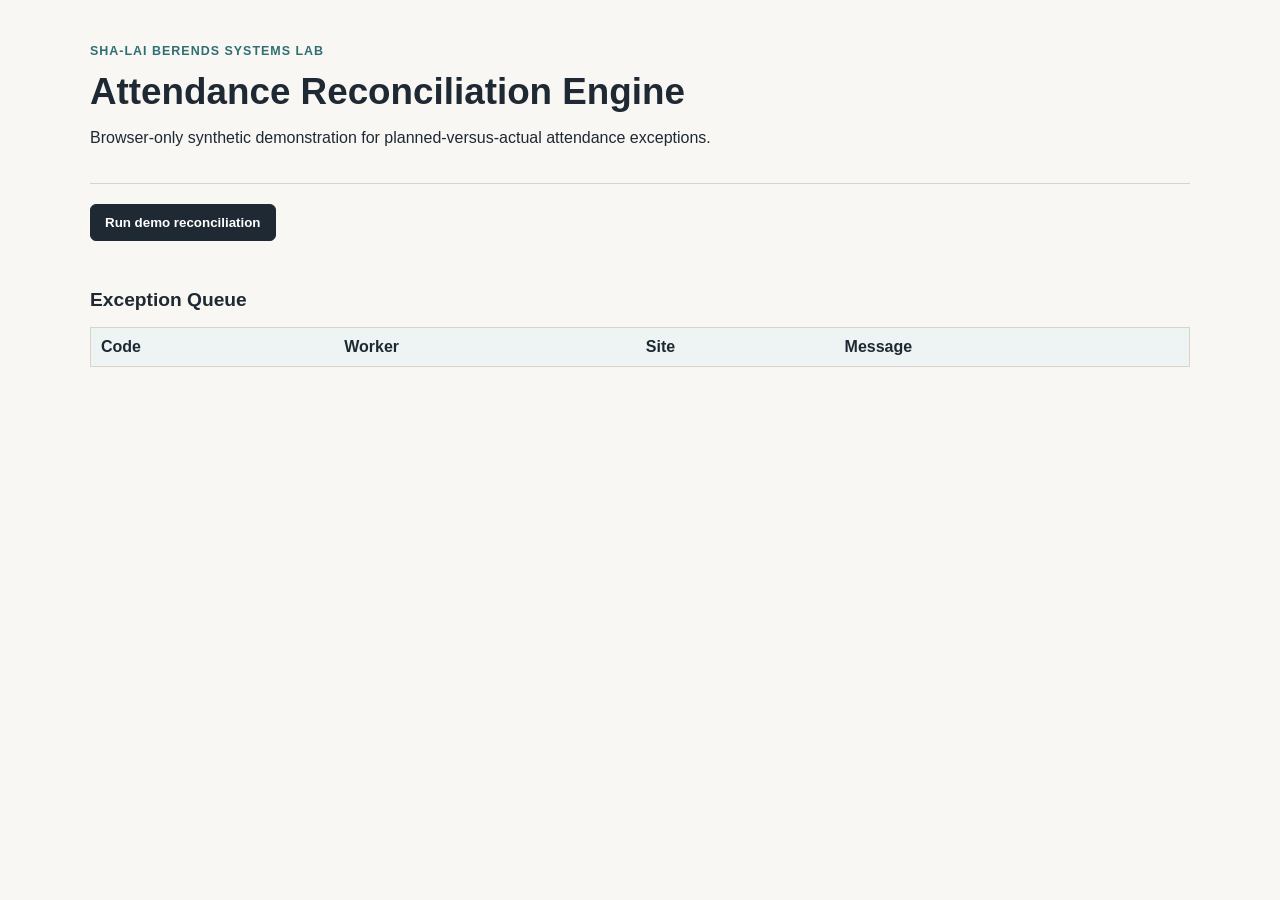
<file: demo/index.html>
<!doctype html>
<html lang="en">
  <head>
    <meta charset="utf-8" />
    <meta name="viewport" content="width=device-width, initial-scale=1" />
    <title>Attendance Reconciliation Engine Demo</title>
    <link rel="stylesheet" href="styles.css" />
  </head>
  <body>
    <main>
      <header>
        <p class="eyebrow">Sha-Lai Berends Systems Lab</p>
        <h1>Attendance Reconciliation Engine</h1>
        <p>Browser-only synthetic demonstration for planned-versus-actual attendance exceptions.</p>
      </header>
      <section class="toolbar" aria-label="Demo controls">
        <button id="run-demo" type="button">Run demo reconciliation</button>
      </section>
      <section class="summary" id="summary" aria-live="polite"></section>
      <section>
        <h2>Exception Queue</h2>
        <table>
          <thead>
            <tr>
              <th>Code</th>
              <th>Worker</th>
              <th>Site</th>
              <th>Message</th>
            </tr>
          </thead>
          <tbody id="exceptions"></tbody>
        </table>
      </section>
    </main>
    <script src="app.js"></script>
  </body>
</html>
</file>
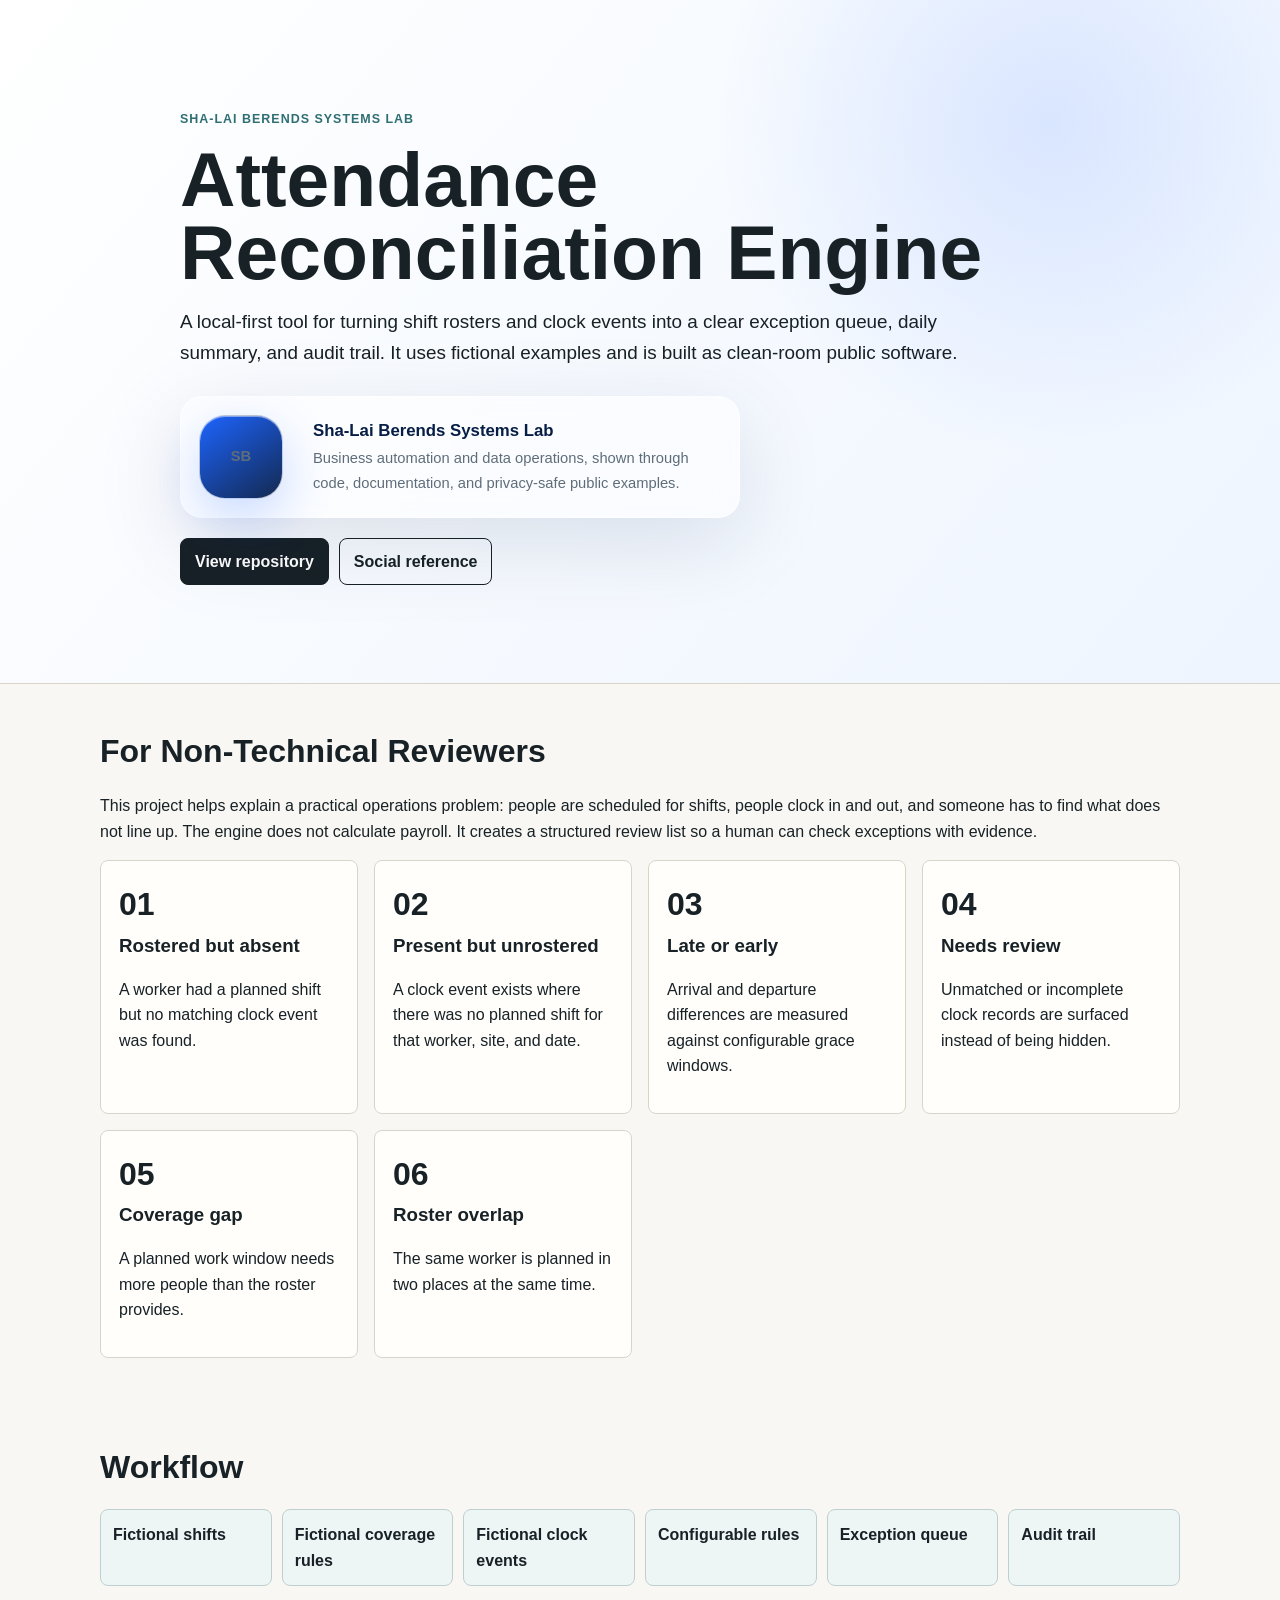
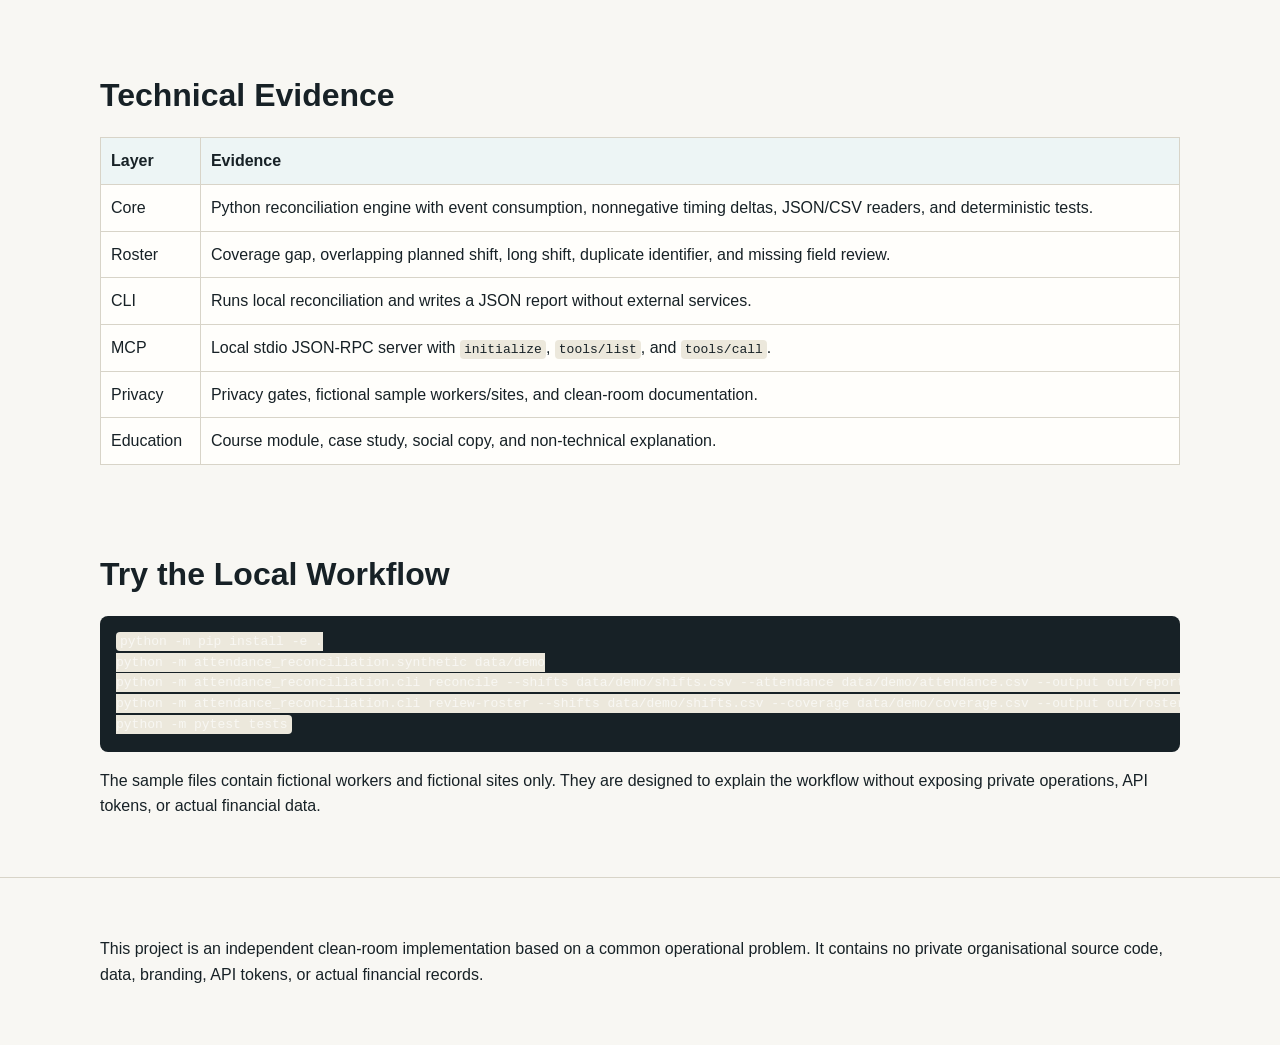
<file: site/index.html>
<!doctype html>
<html lang="en">
  <head>
    <meta charset="utf-8" />
    <meta name="viewport" content="width=device-width, initial-scale=1" />
    <title>Attendance Reconciliation Engine | Sha-Lai Berends Systems Lab</title>
    <meta name="description" content="A clean-room open-source attendance reconciliation engine that compares planned shifts with clock events using fictional data and auditable rules." />
    <link rel="stylesheet" href="./assets/styles.css" />
  </head>
  <body>
    <header class="hero">
      <div class="wrap">
        <p class="eyebrow">Sha-Lai Berends Systems Lab</p>
        <h1>Attendance Reconciliation Engine</h1>
        <p class="lede">A local-first tool for turning shift rosters and clock events into a clear exception queue, daily summary, and audit trail. It uses fictional examples and is built as clean-room public software.</p>
        <div class="identity-panel" aria-label="Public project identity">
          <span class="glass-logo" aria-hidden="true">SB</span>
          <div>
            <strong>Sha-Lai Berends Systems Lab</strong>
            <span>Business automation and data operations, shown through code, documentation, and privacy-safe public examples.</span>
          </div>
        </div>
        <div class="button-row">
          <a class="button primary" href="https://github.com/berendsshalai/attendance-reconciliation-engine">View repository</a>
          <a class="button" href="./socials/">Social reference</a>
        </div>
      </div>
    </header>

    <main>
      <section>
        <div class="wrap">
          <h2>For Non-Technical Reviewers</h2>
          <p>This project helps explain a practical operations problem: people are scheduled for shifts, people clock in and out, and someone has to find what does not line up. The engine does not calculate payroll. It creates a structured review list so a human can check exceptions with evidence.</p>
          <div class="grid">
            <div class="card"><span class="metric">01</span><h3>Rostered but absent</h3><p>A worker had a planned shift but no matching clock event was found.</p></div>
            <div class="card"><span class="metric">02</span><h3>Present but unrostered</h3><p>A clock event exists where there was no planned shift for that worker, site, and date.</p></div>
            <div class="card"><span class="metric">03</span><h3>Late or early</h3><p>Arrival and departure differences are measured against configurable grace windows.</p></div>
            <div class="card"><span class="metric">04</span><h3>Needs review</h3><p>Unmatched or incomplete clock records are surfaced instead of being hidden.</p></div>
            <div class="card"><span class="metric">05</span><h3>Coverage gap</h3><p>A planned work window needs more people than the roster provides.</p></div>
            <div class="card"><span class="metric">06</span><h3>Roster overlap</h3><p>The same worker is planned in two places at the same time.</p></div>
          </div>
        </div>
      </section>

      <section>
        <div class="wrap">
          <h2>Workflow</h2>
          <div class="flow">
            <span>Fictional shifts</span>
            <span>Fictional coverage rules</span>
            <span>Fictional clock events</span>
            <span>Configurable rules</span>
            <span>Exception queue</span>
            <span>Audit trail</span>
          </div>
        </div>
      </section>

      <section>
        <div class="wrap">
          <h2>Technical Evidence</h2>
          <table>
            <tr><th>Layer</th><th>Evidence</th></tr>
            <tr><td>Core</td><td>Python reconciliation engine with event consumption, nonnegative timing deltas, JSON/CSV readers, and deterministic tests.</td></tr>
            <tr><td>Roster</td><td>Coverage gap, overlapping planned shift, long shift, duplicate identifier, and missing field review.</td></tr>
            <tr><td>CLI</td><td>Runs local reconciliation and writes a JSON report without external services.</td></tr>
            <tr><td>MCP</td><td>Local stdio JSON-RPC server with <code>initialize</code>, <code>tools/list</code>, and <code>tools/call</code>.</td></tr>
            <tr><td>Privacy</td><td>Privacy gates, fictional sample workers/sites, and clean-room documentation.</td></tr>
            <tr><td>Education</td><td>Course module, case study, social copy, and non-technical explanation.</td></tr>
          </table>
        </div>
      </section>

      <section>
        <div class="wrap">
          <h2>Try the Local Workflow</h2>
          <pre><code>python -m pip install -e .
python -m attendance_reconciliation.synthetic data/demo
python -m attendance_reconciliation.cli reconcile --shifts data/demo/shifts.csv --attendance data/demo/attendance.csv --output out/report.json
python -m attendance_reconciliation.cli review-roster --shifts data/demo/shifts.csv --coverage data/demo/coverage.csv --output out/roster-review.json
python -m pytest tests</code></pre>
          <p>The sample files contain fictional workers and fictional sites only. They are designed to explain the workflow without exposing private operations, API tokens, or actual financial data.</p>
        </div>
      </section>
    </main>

    <footer>
      <div class="wrap">
        <p>This project is an independent clean-room implementation based on a common operational problem. It contains no private organisational source code, data, branding, API tokens, or actual financial records.</p>
      </div>
    </footer>
  </body>
</html>
</file>
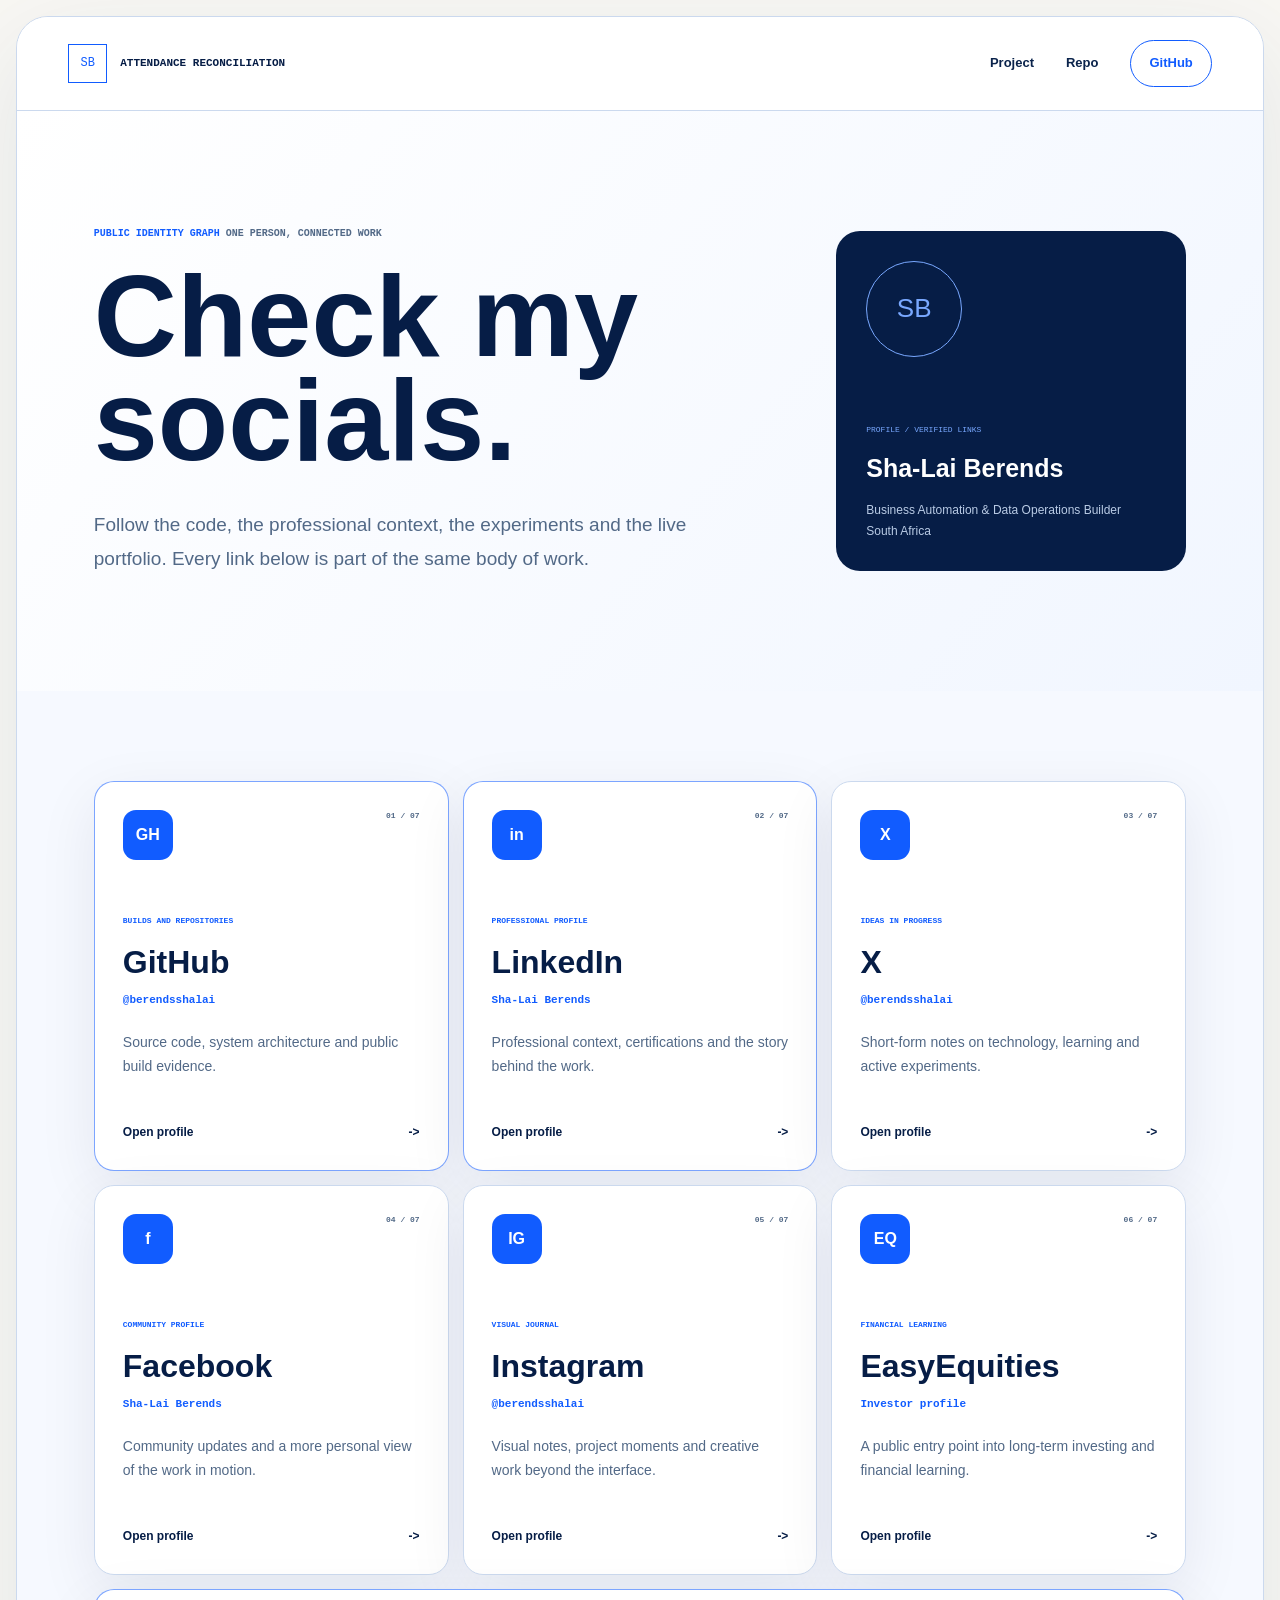
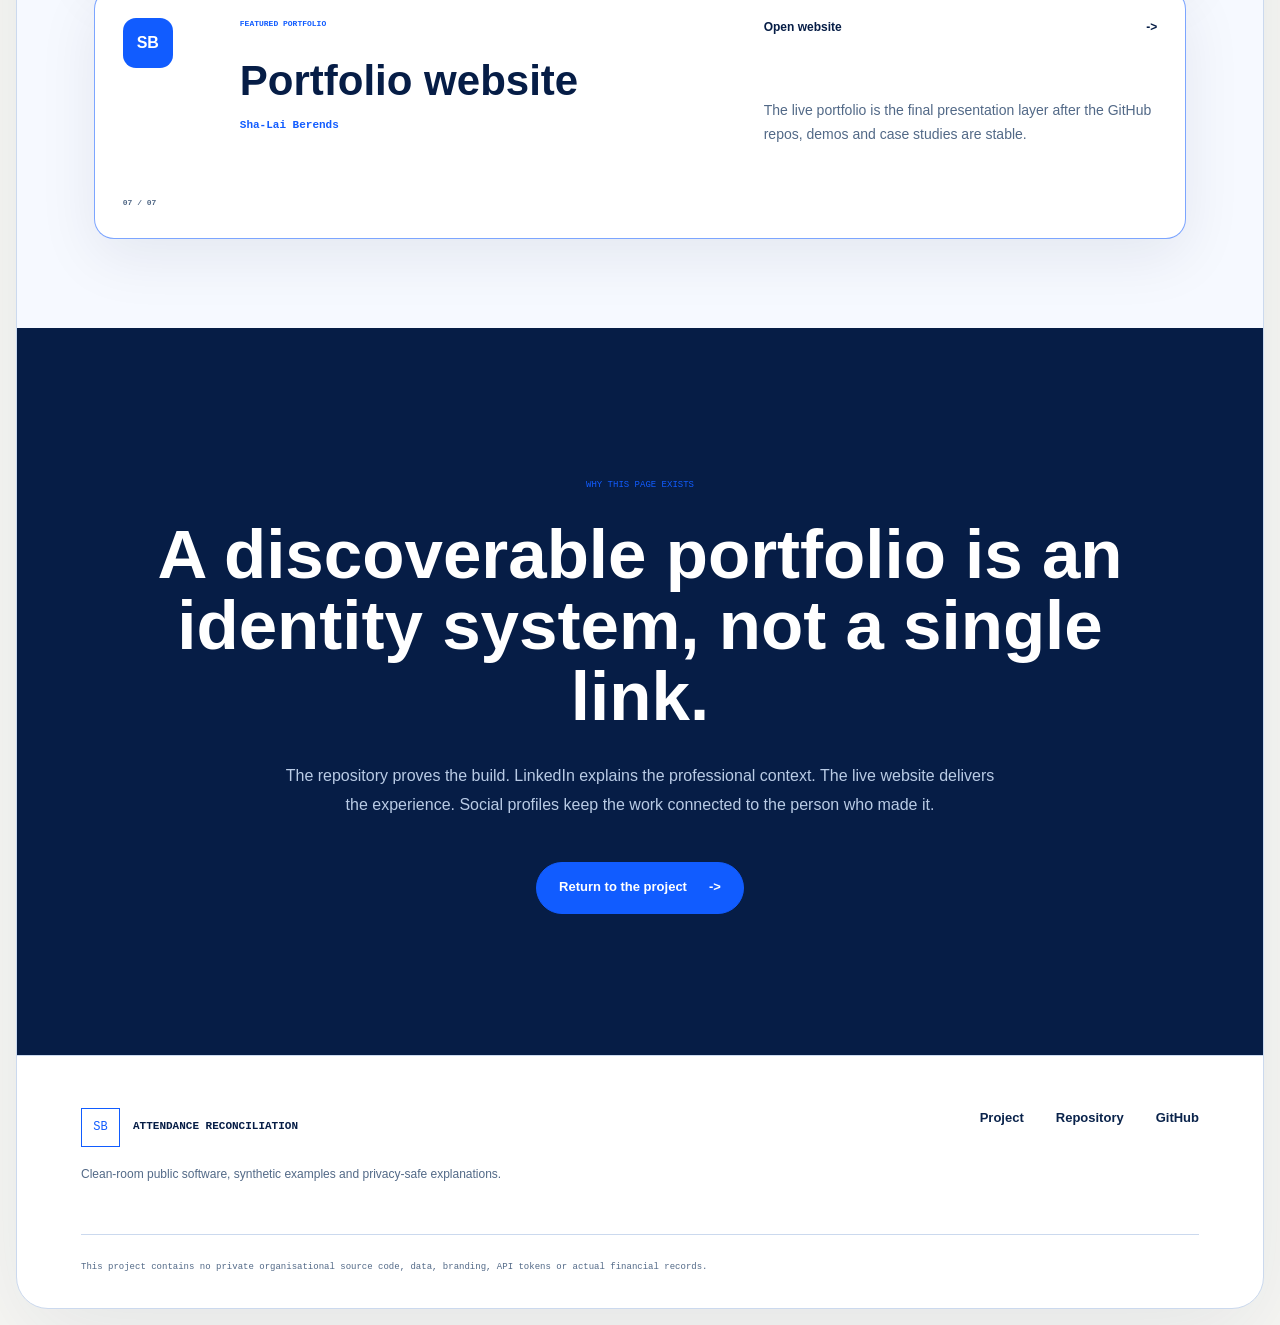
<file: site/socials/index.html>
<!doctype html>
<html lang="en">
  <head>
    <meta charset="utf-8" />
    <meta name="viewport" content="width=device-width, initial-scale=1" />
    <title>Check My Socials | Attendance Reconciliation Engine</title>
    <meta name="author" content="Sha-Lai Berends" />
    <meta name="description" content="Verified public links for Sha-Lai Berends, connected to the Attendance Reconciliation Engine." />
    <meta name="robots" content="index, follow" />
    <link rel="canonical" href="https://berendsshalai.github.io/attendance-reconciliation-engine/socials/" />
    <meta property="og:type" content="profile" />
    <meta property="og:title" content="Check My Socials | Attendance Reconciliation Engine" />
    <meta property="og:description" content="The verified public identity graph connected to the Attendance Reconciliation Engine by Sha-Lai Berends." />
    <meta property="og:url" content="https://berendsshalai.github.io/attendance-reconciliation-engine/socials/" />
    <meta name="twitter:card" content="summary" />
    <meta name="twitter:creator" content="@berendsshalai" />
    <link rel="stylesheet" href="../assets/styles.css" />
    <script type="application/ld+json">
      {
        "@context": "https://schema.org",
        "@type": "ProfilePage",
        "name": "Check My Socials",
        "url": "https://berendsshalai.github.io/attendance-reconciliation-engine/socials/",
        "mainEntity": {
          "@type": "Person",
          "name": "Sha-Lai Berends",
          "url": "https://sha-lai-be-2a6c6108-shalaiberends.wix-site-host.com",
          "sameAs": [
            "https://github.com/berendsshalai",
            "https://www.linkedin.com/in/sha-lai-berends",
            "https://x.com/berendsshalai",
            "https://www.facebook.com/p/Sha-Lai-Berends-61591546301365/",
            "https://www.instagram.com/berendsshalai"
          ]
        }
      }
    </script>
  </head>
  <body>
    <div class="site-shell socials-shell">
      <header class="site-header" aria-label="Site navigation">
        <a class="wordmark" href="../" aria-label="Attendance Reconciliation Engine home">
          <span>SB</span>
          <strong>ATTENDANCE RECONCILIATION</strong>
        </a>
        <nav aria-label="Primary navigation">
          <a href="../">Project</a>
          <a href="https://github.com/berendsshalai/attendance-reconciliation-engine">Repo</a>
          <a class="nav-cta" href="https://github.com/berendsshalai">GitHub</a>
        </nav>
      </header>

      <main>
        <section class="socials-hero" aria-labelledby="socials-title">
          <div>
            <p class="eyebrow"><span>PUBLIC IDENTITY GRAPH</span> ONE PERSON, CONNECTED WORK</p>
            <h1 id="socials-title">Check my socials.</h1>
            <p>Follow the code, the professional context, the experiments and the live portfolio. Every link below is part of the same body of work.</p>
          </div>
          <aside aria-label="Sha-Lai Berends profile summary">
            <div class="profile-monogram">SB</div>
            <span>PROFILE / VERIFIED LINKS</span>
            <strong>Sha-Lai Berends</strong>
            <p>Business Automation &amp; Data Operations Builder<br />South Africa</p>
          </aside>
        </section>

        <section class="social-grid" aria-label="Sha-Lai Berends social and portfolio links">
          <a class="social-card featured" href="https://github.com/berendsshalai" target="_blank" rel="me noreferrer" aria-label="Open Sha-Lai Berends on GitHub in a new tab">
            <div class="social-card-top"><span class="social-icon social-icon-github">GH</span><small>01 / 07</small></div>
            <span class="social-signal">Builds and repositories</span>
            <h2>GitHub</h2>
            <strong>@berendsshalai</strong>
            <p>Source code, system architecture and public build evidence.</p>
            <span class="social-open">Open profile <span aria-hidden="true">-></span></span>
          </a>

          <a class="social-card featured" href="https://www.linkedin.com/in/sha-lai-berends" target="_blank" rel="me noreferrer" aria-label="Open Sha-Lai Berends on LinkedIn in a new tab">
            <div class="social-card-top"><span class="social-icon social-icon-linkedin">in</span><small>02 / 07</small></div>
            <span class="social-signal">Professional profile</span>
            <h2>LinkedIn</h2>
            <strong>Sha-Lai Berends</strong>
            <p>Professional context, certifications and the story behind the work.</p>
            <span class="social-open">Open profile <span aria-hidden="true">-></span></span>
          </a>

          <a class="social-card" href="https://x.com/berendsshalai" target="_blank" rel="me noreferrer" aria-label="Open Sha-Lai Berends on X in a new tab">
            <div class="social-card-top"><span class="social-icon social-icon-x">X</span><small>03 / 07</small></div>
            <span class="social-signal">Ideas in progress</span>
            <h2>X</h2>
            <strong>@berendsshalai</strong>
            <p>Short-form notes on technology, learning and active experiments.</p>
            <span class="social-open">Open profile <span aria-hidden="true">-></span></span>
          </a>

          <a class="social-card" href="https://www.facebook.com/p/Sha-Lai-Berends-61591546301365/" target="_blank" rel="me noreferrer" aria-label="Open Sha-Lai Berends on Facebook in a new tab">
            <div class="social-card-top"><span class="social-icon social-icon-facebook">f</span><small>04 / 07</small></div>
            <span class="social-signal">Community profile</span>
            <h2>Facebook</h2>
            <strong>Sha-Lai Berends</strong>
            <p>Community updates and a more personal view of the work in motion.</p>
            <span class="social-open">Open profile <span aria-hidden="true">-></span></span>
          </a>

          <a class="social-card" href="https://www.instagram.com/berendsshalai" target="_blank" rel="me noreferrer" aria-label="Open Sha-Lai Berends on Instagram in a new tab">
            <div class="social-card-top"><span class="social-icon social-icon-instagram">IG</span><small>05 / 07</small></div>
            <span class="social-signal">Visual journal</span>
            <h2>Instagram</h2>
            <strong>@berendsshalai</strong>
            <p>Visual notes, project moments and creative work beyond the interface.</p>
            <span class="social-open">Open profile <span aria-hidden="true">-></span></span>
          </a>

          <a class="social-card" href="https://bit.ly/3sA5312" target="_blank" rel="me noreferrer" aria-label="Open Sha-Lai Berends EasyEquities profile in a new tab">
            <div class="social-card-top"><span class="social-icon social-icon-easyequities">EQ</span><small>06 / 07</small></div>
            <span class="social-signal">Financial learning</span>
            <h2>EasyEquities</h2>
            <strong>Investor profile</strong>
            <p>A public entry point into long-term investing and financial learning.</p>
            <span class="social-open">Open profile <span aria-hidden="true">-></span></span>
          </a>

          <a class="social-card featured" href="https://sha-lai-be-2a6c6108-shalaiberends.wix-site-host.com" target="_blank" rel="me noreferrer" aria-label="Open Sha-Lai Berends portfolio website in a new tab">
            <div class="social-card-top"><span class="social-icon social-icon-website">SB</span><small>07 / 07</small></div>
            <span class="social-signal">Featured portfolio</span>
            <h2>Portfolio website</h2>
            <strong>Sha-Lai Berends</strong>
            <p>The live portfolio is the final presentation layer after the GitHub repos, demos and case studies are stable.</p>
            <span class="social-open">Open website <span aria-hidden="true">-></span></span>
          </a>
        </section>

        <section class="socials-note" aria-labelledby="socials-note-title">
          <span>WHY THIS PAGE EXISTS</span>
          <h2 id="socials-note-title">A discoverable portfolio is an identity system, not a single link.</h2>
          <p>The repository proves the build. LinkedIn explains the professional context. The live website delivers the experience. Social profiles keep the work connected to the person who made it.</p>
          <a href="../" class="button button-primary">Return to the project <span aria-hidden="true">-></span></a>
        </section>
      </main>

      <footer class="site-footer">
        <div>
          <a class="wordmark" href="../"><span>SB</span><strong>ATTENDANCE RECONCILIATION</strong></a>
          <p>Clean-room public software, synthetic examples and privacy-safe explanations.</p>
        </div>
        <nav aria-label="Footer navigation">
          <a href="../">Project</a>
          <a href="https://github.com/berendsshalai/attendance-reconciliation-engine">Repository</a>
          <a href="https://github.com/berendsshalai">GitHub</a>
        </nav>
        <small>This project contains no private organisational source code, data, branding, API tokens or actual financial records.</small>
      </footer>
    </div>
  </body>
</html>
</file>
<file: demo/styles.css>
:root {
  color: #1f2933;
  background: #f8f7f3;
  font-family: Arial, sans-serif;
}

body {
  margin: 0;
}

main {
  max-width: 1100px;
  margin: 0 auto;
  padding: 32px 20px;
}

header {
  border-bottom: 1px solid #d8d4c8;
  padding-bottom: 20px;
  margin-bottom: 20px;
}

h1 {
  font-size: 2.3rem;
  margin: 0 0 8px;
  letter-spacing: 0;
}

h2 {
  font-size: 1.2rem;
  margin-top: 28px;
}

.eyebrow {
  text-transform: uppercase;
  font-size: 0.78rem;
  letter-spacing: 0.08em;
  color: #2f6f73;
  font-weight: 700;
}

button {
  border: 1px solid #1f2933;
  background: #1f2933;
  color: white;
  border-radius: 6px;
  padding: 10px 14px;
  font-weight: 700;
  cursor: pointer;
}

.summary {
  display: grid;
  grid-template-columns: repeat(auto-fit, minmax(180px, 1fr));
  gap: 12px;
  margin: 20px 0;
}

.metric {
  border: 1px solid #d8d4c8;
  border-radius: 8px;
  padding: 12px;
  background: white;
}

.metric strong {
  display: block;
  font-size: 1.6rem;
  margin-bottom: 4px;
}

table {
  width: 100%;
  border-collapse: collapse;
  background: white;
  border: 1px solid #d8d4c8;
}

th, td {
  text-align: left;
  border-bottom: 1px solid #d8d4c8;
  padding: 10px;
  vertical-align: top;
}

th {
  background: #eef4f4;
}
</file>
<file: site/assets/styles.css>
:root {
  color: #172126;
  background: #f8f7f3;
  font-family: Arial, sans-serif;
  line-height: 1.6;
  --navy: #061d46;
  --blue: #115cff;
  --sky: #d7e8ff;
  --muted: #5f6d7a;
  --line: rgba(6, 29, 70, 0.14);
}

* {
  box-sizing: border-box;
}

body {
  margin: 0;
}

a {
  color: #205f63;
}

header,
section,
footer {
  padding: 42px 20px;
}

.wrap {
  max-width: 1080px;
  margin: 0 auto;
}

.hero {
  min-height: 76vh;
  display: grid;
  align-items: center;
  border-bottom: 1px solid #d8d4c8;
  background:
    radial-gradient(circle at 82% 18%, rgba(17, 92, 255, 0.12), transparent 28%),
    linear-gradient(130deg, #fff 0%, #eef5ff 100%);
}

.eyebrow {
  text-transform: uppercase;
  letter-spacing: 0.08em;
  font-weight: 700;
  color: #2f6f73;
  font-size: 0.78rem;
}

h1 {
  max-width: 920px;
  margin: 0;
  font-size: clamp(2.4rem, 6vw, 5.8rem);
  line-height: 0.95;
  letter-spacing: 0;
}

h2 {
  font-size: 2rem;
  margin: 0 0 16px;
}

h3 {
  margin: 0 0 8px;
}

.lede {
  max-width: 780px;
  font-size: 1.18rem;
}

.grid {
  display: grid;
  grid-template-columns: repeat(auto-fit, minmax(240px, 1fr));
  gap: 16px;
}

.card,
.panel {
  border: 1px solid #d8d4c8;
  border-radius: 8px;
  background: #fffefb;
  padding: 18px;
}

.metric {
  font-size: 2rem;
  font-weight: 800;
  display: block;
}

.flow {
  display: grid;
  grid-template-columns: repeat(auto-fit, minmax(150px, 1fr));
  gap: 10px;
}

.flow span {
  border: 1px solid #becfcf;
  background: #edf5f5;
  border-radius: 8px;
  padding: 12px;
  font-weight: 700;
}

code {
  background: #ece8dc;
  border-radius: 4px;
  padding: 2px 4px;
}

pre {
  overflow: auto;
  background: #172126;
  color: #f8f7f3;
  border-radius: 8px;
  padding: 16px;
}

.button-row {
  display: flex;
  flex-wrap: wrap;
  gap: 10px;
  margin-top: 20px;
}

.button {
  border: 1px solid #172126;
  border-radius: 8px;
  color: #172126;
  text-decoration: none;
  padding: 10px 14px;
  font-weight: 700;
}

.button.primary {
  background: #172126;
  color: #fff;
}

table {
  border-collapse: collapse;
  width: 100%;
  background: #fffefb;
}

th,
td {
  border: 1px solid #d8d4c8;
  padding: 10px;
  text-align: left;
  vertical-align: top;
}

th {
  background: #edf5f5;
}

footer {
  border-top: 1px solid #d8d4c8;
}

.identity-panel {
  margin-top: 28px;
  display: grid;
  grid-template-columns: 96px minmax(0, 1fr);
  gap: 18px;
  align-items: center;
  max-width: 560px;
  padding: 18px;
  border: 1px solid rgba(255, 255, 255, 0.58);
  border-radius: 22px;
  background: rgba(255, 255, 255, 0.48);
  box-shadow: 0 24px 90px rgba(6, 29, 70, 0.12);
  backdrop-filter: blur(18px);
}

.glass-logo {
  width: 84px;
  height: 84px;
  display: grid;
  place-items: center;
  border: 1px solid rgba(255, 255, 255, 0.7);
  border-radius: 26px;
  color: white;
  background:
    linear-gradient(145deg, rgba(17, 92, 255, 0.95), rgba(6, 29, 70, 0.95)),
    rgba(255, 255, 255, 0.28);
  box-shadow: inset 0 1px 0 rgba(255, 255, 255, 0.45), 0 18px 50px rgba(17, 92, 255, 0.22);
  font-size: 1.45rem;
  font-weight: 900;
}

.identity-panel strong {
  display: block;
  color: var(--navy);
  font-size: 1.05rem;
}

.identity-panel span {
  color: var(--muted);
  font-size: 0.92rem;
}

.socials-hero {
  min-height: 540px;
  display: grid;
  grid-template-columns: minmax(0, 1fr) 340px;
  gap: 56px;
  align-items: center;
  background: linear-gradient(130deg, #fff 0%, #eef5ff 100%);
  border-bottom: 1px solid var(--line);
}

.socials-hero .profile-card {
  min-height: 320px;
  display: flex;
  flex-direction: column;
  justify-content: flex-end;
  padding: 28px;
  border: 1px solid rgba(255, 255, 255, 0.25);
  border-radius: 24px;
  color: white;
  background:
    linear-gradient(145deg, rgba(6, 29, 70, 0.94), rgba(17, 92, 255, 0.78)),
    rgba(255, 255, 255, 0.2);
  box-shadow: 0 30px 90px rgba(6, 29, 70, 0.18);
  backdrop-filter: blur(20px);
}

.socials-hero .profile-card .glass-logo {
  margin-bottom: auto;
}

.social-grid {
  display: grid;
  grid-template-columns: repeat(3, minmax(0, 1fr));
  gap: 14px;
}

.social-card {
  min-height: 320px;
  display: flex;
  flex-direction: column;
  padding: 24px;
  border: 1px solid rgba(255, 255, 255, 0.6);
  border-radius: 22px;
  color: var(--navy);
  text-decoration: none;
  background: rgba(255, 255, 255, 0.64);
  box-shadow: 0 18px 60px rgba(6, 29, 70, 0.08);
  backdrop-filter: blur(16px);
  transition: transform 0.24s ease, border-color 0.24s ease, box-shadow 0.24s ease;
}

.social-card:hover {
  transform: translateY(-5px);
  border-color: rgba(17, 92, 255, 0.5);
  box-shadow: 0 30px 82px rgba(6, 29, 70, 0.14);
}

.social-card.featured {
  border-color: rgba(17, 92, 255, 0.6);
}

.social-card-top {
  display: flex;
  justify-content: space-between;
  align-items: flex-start;
}

.social-icon {
  width: 52px;
  height: 52px;
  display: grid;
  place-items: center;
  border-radius: 15px;
  color: white;
  background: var(--blue);
  font-weight: 900;
  letter-spacing: 0;
}

.social-icon.github,
.social-icon.x {
  background: #0a0f18;
}

.social-icon.linkedin {
  background: #0a66c2;
}

.social-icon.instagram {
  background: linear-gradient(145deg, #833ab4, #fd1d1d, #fcb045);
}

.social-icon.website {
  background: var(--navy);
}

.social-card small,
.social-signal {
  color: var(--muted);
  font-size: 0.72rem;
  font-weight: 800;
  text-transform: uppercase;
  letter-spacing: 0.12em;
}

.social-signal {
  margin-top: 46px;
  color: var(--blue);
}

.social-card h2 {
  margin: 8px 0 0;
  color: var(--navy);
  font-size: 1.75rem;
}

.social-card strong {
  color: var(--blue);
}

.social-card p {
  color: var(--muted);
}

.social-open {
  margin-top: auto;
  display: flex;
  justify-content: space-between;
  align-items: center;
  font-weight: 800;
}

.socials-note {
  text-align: center;
  color: white;
  background: var(--navy);
}

.socials-note h2 {
  color: white;
}

.socials-note p {
  max-width: 720px;
  margin: 0 auto 12px;
  color: #c7d7ed;
}

@media (max-width: 780px) {
  .identity-panel,
  .socials-hero {
    grid-template-columns: 1fr;
  }

  .social-grid {
    grid-template-columns: 1fr;
  }
}

/* Reference socials system: aligned to berendsshalai-project-systemtoportfolio/socials. */
.site-shell {
  width: min(1500px, calc(100% - 32px));
  margin: 16px auto;
  background: #fff;
  border: 1px solid #cbd9ee;
  border-radius: 32px;
  overflow: hidden;
  box-shadow: 0 30px 100px rgba(17, 54, 111, 0.09);
}

.site-header {
  min-height: 94px;
  padding: 20px clamp(24px, 4vw, 68px);
  display: flex;
  justify-content: space-between;
  align-items: center;
  border-bottom: 1px solid #cbd9ee;
  background: rgba(255, 255, 255, 0.92);
  backdrop-filter: blur(18px);
}

.wordmark {
  display: inline-flex;
  align-items: center;
  gap: 13px;
  color: #061d46;
  text-decoration: none;
}

.wordmark span {
  width: 39px;
  height: 39px;
  display: grid;
  place-items: center;
  border: 1px solid #115cff;
  color: #115cff;
  font-family: Consolas, monospace;
  font-size: 12px;
}

.wordmark strong {
  color: #061d46;
  font-family: Consolas, monospace;
  font-size: 11px;
  letter-spacing: 0;
}

.site-header nav,
.site-footer nav {
  display: flex;
  align-items: center;
  gap: clamp(18px, 2.5vw, 42px);
}

.site-header nav a,
.site-footer nav a {
  color: #0a234b;
  text-decoration: none;
  font-size: 13px;
  font-weight: 700;
}

.site-header nav a:hover,
.site-footer nav a:hover {
  color: #115cff;
}

.site-header .nav-cta {
  padding: 12px 18px;
  border: 1px solid #115cff;
  border-radius: 999px;
  color: #115cff;
}

.socials-shell .eyebrow {
  margin: 0 0 24px;
  color: #526987;
  font-family: Consolas, monospace;
  font-size: 10px;
  line-height: 1.5;
  letter-spacing: 0;
}

.socials-shell .eyebrow span,
.socials-note > span {
  color: #115cff;
}

.socials-shell .button {
  min-height: 52px;
  padding: 0 22px;
  display: inline-flex;
  align-items: center;
  justify-content: center;
  gap: 22px;
  border-radius: 999px;
  text-decoration: none;
  font-size: 13px;
  font-weight: 800;
  transition: transform 0.25s ease, background-color 0.25s ease, color 0.25s ease;
}

.socials-shell .button:hover {
  transform: translateY(-2px);
}

.socials-shell .button-primary {
  color: white;
  background: #115cff;
  border: 1px solid #115cff;
}

.socials-shell .button-primary:hover {
  background: #061d46;
  border-color: #061d46;
}

.socials-shell .socials-hero {
  min-height: 520px;
  padding: clamp(70px, 9vw, 130px) clamp(24px, 6vw, 96px);
  display: grid;
  grid-template-columns: 1fr 350px;
  gap: 80px;
  align-items: center;
  background: linear-gradient(130deg, #fff 0%, #f1f6ff 100%);
  border-bottom: 0;
}

.socials-hero h1 {
  margin: 0;
  color: #061d46;
  font-size: clamp(64px, 9vw, 138px);
  line-height: 0.9;
  letter-spacing: 0;
}

.socials-hero > div > p:last-child {
  max-width: 700px;
  margin: 35px 0 0;
  color: #526987;
  font-size: 19px;
  line-height: 1.8;
}

.socials-hero aside {
  min-height: 340px;
  padding: 30px;
  display: flex;
  flex-direction: column;
  justify-content: flex-end;
  color: white;
  border-radius: 24px;
  background: #061d46;
}

.profile-monogram {
  width: 96px;
  height: 96px;
  margin: 0 0 auto;
  display: grid;
  place-items: center;
  border: 1px solid #79a8ff;
  border-radius: 50%;
  color: #79a8ff;
  font-size: 26px;
}

.socials-hero aside > span {
  color: #79a8ff;
  font-family: Consolas, monospace;
  font-size: 8px;
  letter-spacing: 0;
}

.socials-hero aside > strong {
  margin-top: 11px;
  font-size: 25px;
}

.socials-hero aside p {
  margin: 12px 0 0;
  color: #b9cbe5;
  font-size: 12px;
  line-height: 1.7;
}

.socials-shell .social-grid {
  padding: clamp(60px, 7vw, 105px) clamp(24px, 6vw, 96px);
  display: grid;
  grid-template-columns: repeat(3, 1fr);
  gap: 14px;
  background: #f6f9ff;
}

.socials-shell .social-card {
  min-height: 390px;
  padding: 28px;
  display: flex;
  flex-direction: column;
  color: #061d46;
  border: 1px solid #cbd9ee;
  border-radius: 20px;
  background: white;
  text-decoration: none;
  transition: transform 0.28s ease, border-color 0.28s ease, box-shadow 0.28s ease;
}

.socials-shell .social-card:hover {
  transform: translateY(-5px);
  border-color: #115cff;
  box-shadow: 0 24px 60px rgba(11, 50, 105, 0.1);
}

.socials-shell .social-card.featured {
  border-color: rgba(17, 92, 255, 0.55);
}

.socials-shell .social-card-top {
  display: flex;
  justify-content: space-between;
  align-items: start;
}

.socials-shell .social-card-top small {
  font-family: Consolas, monospace;
  font-size: 8px;
  color: #526987;
  letter-spacing: 0;
}

.socials-shell .social-icon {
  width: 50px;
  height: 50px;
  display: grid;
  place-items: center;
  color: white;
  border-radius: 13px;
  background: #115cff;
  font-weight: 800;
}

.social-icon-github,
.social-icon-x {
  background: #0a0f18;
}

.social-icon-linkedin,
.social-icon-facebook {
  background: #0a66c2;
}

.social-icon-instagram {
  background: linear-gradient(145deg, #833ab4, #fd1d1d, #fcb045);
}

.social-icon-easyequities {
  background: #623bd3;
}

.social-icon-website {
  background: #061d46;
}

.socials-shell .social-signal {
  margin-top: 55px;
  color: #115cff;
  font-family: Consolas, monospace;
  font-size: 8px;
  letter-spacing: 0;
  text-transform: uppercase;
}

.socials-shell .social-card h2 {
  margin: 10px 0 0;
  color: #061d46;
  font-size: 32px;
  letter-spacing: 0;
}

.socials-shell .social-card > strong {
  margin-top: 3px;
  color: #115cff;
  font-family: Consolas, monospace;
  font-size: 11px;
}

.socials-shell .social-card > p {
  margin: 22px 0 30px;
  color: #526987;
  line-height: 1.7;
  font-size: 14px;
}

.socials-shell .social-open {
  margin-top: auto;
  display: flex;
  justify-content: space-between;
  align-items: center;
  font-size: 12px;
  font-weight: 800;
}

.socials-shell .social-card:last-child {
  grid-column: 1 / -1;
  min-height: 250px;
  display: grid;
  grid-template-columns: 85px minmax(230px, 1fr) minmax(260px, 0.8fr);
  grid-template-rows: auto auto 1fr;
  column-gap: 32px;
  align-items: start;
}

.socials-shell .social-card:last-child .social-card-top {
  grid-row: 1 / 4;
  flex-direction: column;
  height: 100%;
}

.socials-shell .social-card:last-child .social-signal {
  grid-column: 2;
  margin-top: 0;
}

.socials-shell .social-card:last-child h2 {
  grid-column: 2;
  margin-top: 10px;
  font-size: 42px;
}

.socials-shell .social-card:last-child > strong {
  grid-column: 2;
}

.socials-shell .social-card:last-child > p {
  grid-column: 3;
  grid-row: 2 / 4;
  margin: 0;
  align-self: center;
}

.socials-shell .social-card:last-child .social-open {
  grid-column: 3;
  grid-row: 1;
  margin: 0;
}

.socials-shell .socials-note {
  padding: clamp(90px, 11vw, 160px) clamp(24px, 10vw, 160px);
  text-align: center;
  color: white;
  background: #061d46;
}

.socials-note > span {
  font-family: Consolas, monospace;
  font-size: 9px;
  letter-spacing: 0;
}

.socials-note h2 {
  max-width: 1050px;
  margin: 24px auto 0;
  color: white;
  font-size: clamp(42px, 5.4vw, 78px);
  line-height: 1.03;
  letter-spacing: 0;
}

.socials-note > p {
  max-width: 730px;
  margin: 30px auto 0;
  color: #b9cbe5;
  line-height: 1.8;
}

.socials-note .button {
  margin-top: 42px;
}

.site-footer {
  padding: 52px clamp(24px, 5vw, 76px) 34px;
  display: grid;
  grid-template-columns: 1fr auto;
  gap: 50px;
  align-items: start;
  border-top: 1px solid #cbd9ee;
}

.site-footer p {
  margin: 18px 0 0;
  color: #526987;
  font-size: 12px;
}

.site-footer small {
  grid-column: 1 / -1;
  padding-top: 25px;
  border-top: 1px solid #cbd9ee;
  color: #526987;
  font-family: Consolas, monospace;
  font-size: 9px;
}

@media (max-width: 1100px) {
  .socials-shell .social-grid {
    grid-template-columns: repeat(2, 1fr);
  }
}

@media (max-width: 760px) {
  .site-shell {
    width: 100%;
    margin: 0;
    border: 0;
    border-radius: 0;
  }

  .site-header {
    min-height: 78px;
    padding: 16px 20px;
  }

  .wordmark strong {
    display: none;
  }

  .site-header nav {
    gap: 12px;
  }

  .site-header nav > a:not(.nav-cta) {
    display: none;
  }

  .site-header .nav-cta {
    padding: 10px 13px;
    font-size: 11px;
  }

  .socials-shell .socials-hero {
    padding: 70px 22px;
    grid-template-columns: 1fr;
    gap: 45px;
  }

  .socials-hero h1 {
    font-size: 65px;
  }

  .socials-hero aside {
    min-height: 300px;
  }

  .socials-shell .social-grid {
    padding: 60px 22px;
    grid-template-columns: 1fr;
  }

  .socials-shell .social-card {
    min-height: 360px;
  }

  .socials-shell .social-card:last-child {
    grid-column: auto;
    min-height: 360px;
    display: flex;
  }

  .socials-shell .social-card:last-child .social-card-top {
    flex-direction: row;
    height: auto;
  }

  .socials-shell .social-card:last-child .social-signal {
    margin-top: 55px;
  }

  .socials-shell .social-card:last-child h2 {
    margin-top: 10px;
    font-size: 32px;
  }

  .socials-shell .social-card:last-child > p {
    margin: 22px 0 30px;
  }

  .socials-shell .social-card:last-child .social-open {
    margin-top: auto;
  }

  .socials-shell .socials-note {
    padding: 90px 22px;
  }

  .site-footer {
    grid-template-columns: 1fr;
    padding: 42px 22px 28px;
  }

  .site-footer nav {
    flex-wrap: wrap;
    gap: 18px;
  }

  .site-footer small {
    grid-column: auto;
  }
}
</file>
